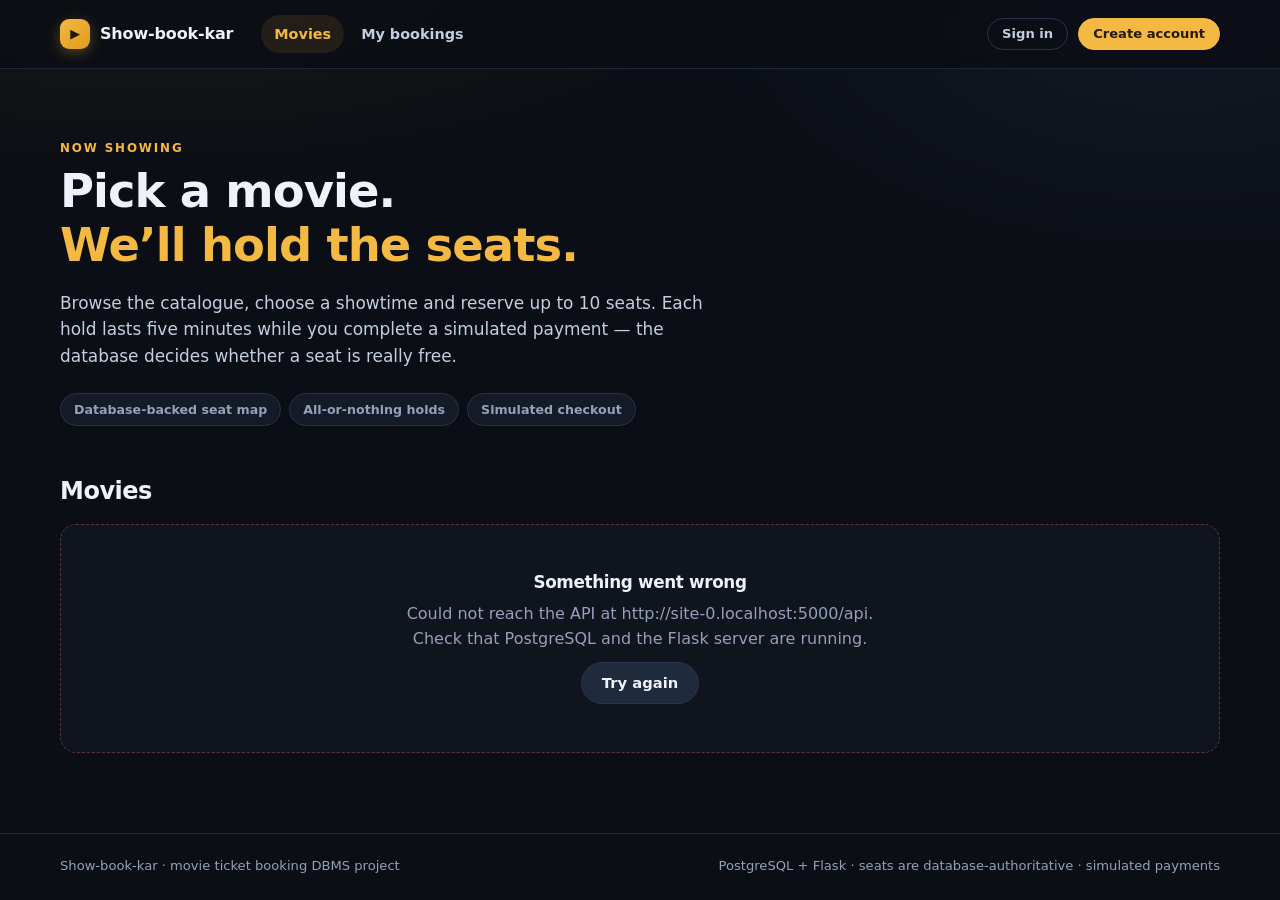
<file: frontend/index.html>
<!doctype html>
<html lang="en">
<head>
  <meta charset="utf-8" />
  <meta name="viewport" content="width=device-width, initial-scale=1" />
  <title>Movies · Show-book-kar</title>
  <meta name="description" content="Browse movies, choose a showtime and reserve seats." />
  <link rel="stylesheet" href="static/css/app.css" />
</head>
<body>
  <a class="skip-link" href="#main">Skip to content</a>
  <header id="app-header" class="site-header"></header>

  <main id="main" class="page">
    <section class="hero">
      <p class="eyebrow">Now showing</p>
      <h1>Pick a movie.<br /><span class="accent-text">We&rsquo;ll hold the seats.</span></h1>
      <p class="lede">
        Browse the catalogue, choose a showtime and reserve up to 10 seats. Each hold lasts
        five minutes while you complete a simulated payment &mdash; the database decides
        whether a seat is really free.
      </p>
      <div class="hero-points">
        <span class="hero-point">Database-backed seat map</span>
        <span class="hero-point">All-or-nothing holds</span>
        <span class="hero-point">Simulated checkout</span>
      </div>
    </section>

    <section class="section" aria-labelledby="movies-heading">
      <div class="section-head">
        <h2 id="movies-heading">Movies</h2>
        <span id="movie-count" class="muted small"></span>
      </div>
      <div id="movie-grid" class="movie-grid" aria-live="polite"></div>
    </section>
  </main>

  <footer id="app-footer"></footer>
  <div id="toasts" class="toast-stack" aria-live="polite"></div>

  <script type="module" src="static/js/pages/movies.js"></script>
</body>
</html>
</file>
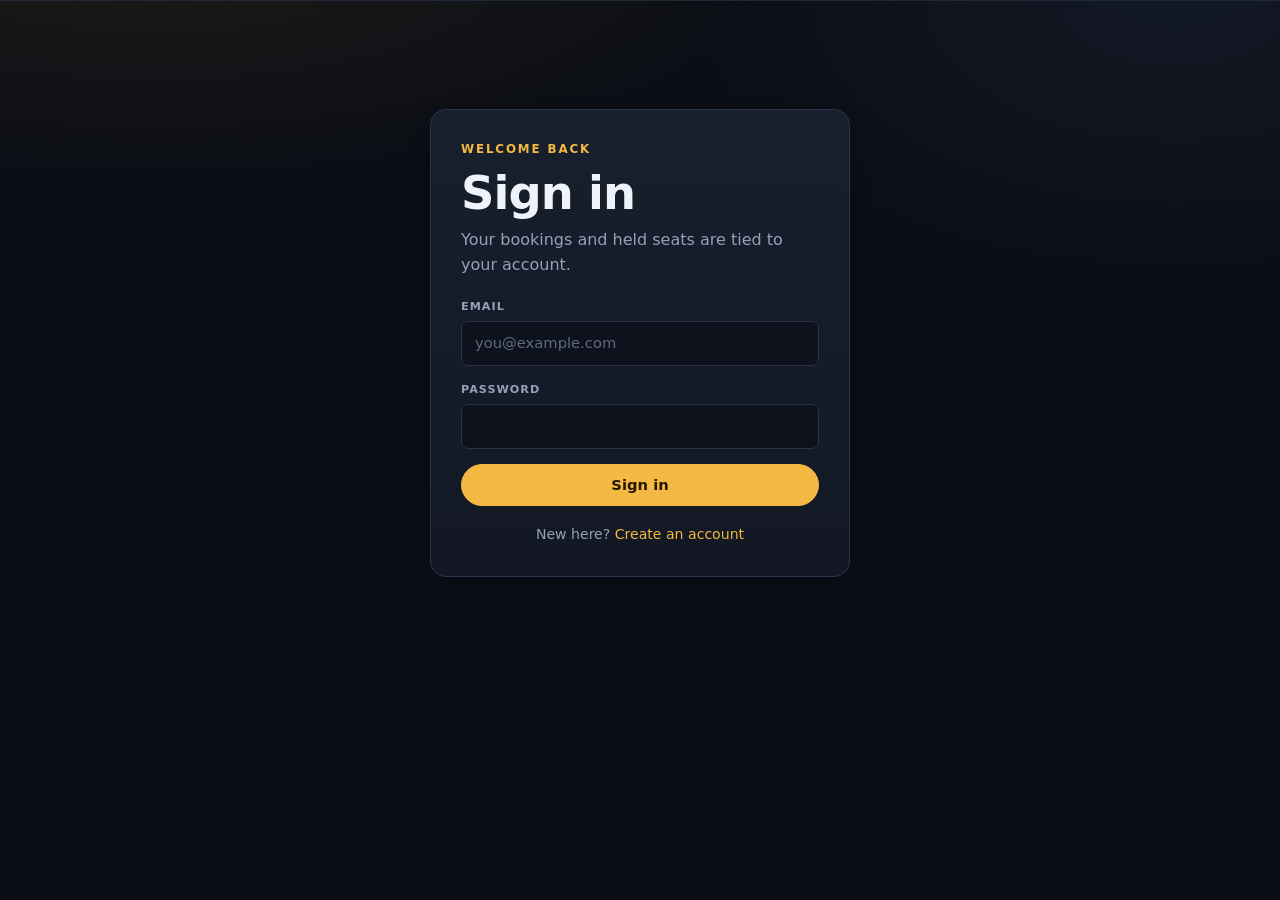
<file: frontend/admin/index.html>
<!doctype html>
<html lang="en">
<head>
  <meta charset="utf-8" />
  <meta name="viewport" content="width=device-width, initial-scale=1" />
  <title>Admin · Show-book-kar</title>
  <link rel="stylesheet" href="../static/css/app.css" />
</head>
<body>
  <a class="skip-link" href="#main">Skip to content</a>
  <header id="app-header" class="site-header"></header>

  <main id="main" class="page">
    <div class="section-head admin-head">
      <div>
        <p class="eyebrow">Admin</p>
        <h1>Operations</h1>
      </div>
      <span id="admin-user" class="muted small"></span>
    </div>

    <div id="admin-denied" class="state state--error" hidden></div>

    <div id="admin-app" hidden>
      <nav class="tabs" role="tablist" aria-label="Admin sections">
        <button class="tab" id="tab-overview-btn" type="button" role="tab" data-tab="overview" aria-selected="true">Overview</button>
        <button class="tab" id="tab-movies-btn" type="button" role="tab" data-tab="movies" aria-selected="false">Movies</button>
        <button class="tab" id="tab-theatres-btn" type="button" role="tab" data-tab="theatres" aria-selected="false">Theatres</button>
        <button class="tab" id="tab-screens-btn" type="button" role="tab" data-tab="screens" aria-selected="false">Screens &amp; seats</button>
        <button class="tab" id="tab-shows-btn" type="button" role="tab" data-tab="shows" aria-selected="false">Shows</button>
      </nav>

      <!-- Overview: reports -->
      <section id="tab-overview" class="tab-panel" role="tabpanel" aria-labelledby="tab-overview-btn">
        <form id="report-form" class="toolbar">
          <div class="field">
            <label for="report-from">From</label>
            <input id="report-from" type="date" />
          </div>
          <div class="field">
            <label for="report-to">To</label>
            <input id="report-to" type="date" />
          </div>
          <button class="btn btn--secondary" type="submit">Apply range</button>
          <button class="btn btn--ghost" id="report-reset" type="button">Reset</button>
        </form>

        <div id="report-alert" class="alert" role="alert" hidden></div>

        <div class="stat-grid">
          <div class="stat">
            <span class="stat-label">Gross successful payments</span>
            <strong id="stat-gross">—</strong>
            <span class="stat-note" id="stat-gross-note">All time</span>
          </div>
          <div class="stat">
            <span class="stat-label">Refunds</span>
            <strong id="stat-refunds">—</strong>
            <span class="stat-note" id="stat-refund-note">Requested + approved</span>
          </div>
          <div class="stat stat--accent">
            <span class="stat-label">Net cash flow</span>
            <strong id="stat-net">—</strong>
            <span class="stat-note">Gross minus refunds</span>
          </div>
        </div>

        <div class="split">
          <section class="card">
            <div class="section-head">
              <h2>Occupancy by show</h2>
              <span id="occupancy-count" class="muted small"></span>
            </div>
            <div id="occupancy-table" class="table-wrap"></div>
          </section>

          <section class="card">
            <div class="section-head">
              <h2>Top movies</h2>
              <span class="muted small">Confirmed bookings only</span>
            </div>
            <div id="topmovies-table" class="table-wrap"></div>
          </section>
        </div>
      </section>

      <!-- Movies -->
      <section id="tab-movies" class="tab-panel" role="tabpanel" aria-labelledby="tab-movies-btn" hidden>
        <section class="card">
          <div class="section-head">
            <h2 id="movie-form-title">Add a movie</h2>
            <button class="btn btn--ghost btn--sm" id="movie-cancel" type="button" hidden>Cancel edit</button>
          </div>
          <div id="movie-alert" class="alert" role="alert" hidden></div>
          <form id="movie-form" class="form-grid" novalidate>
            <div class="field">
              <label for="movie-title">Title</label>
              <input id="movie-title" name="title" type="text" maxlength="200" required />
            </div>
            <div class="field">
              <label for="movie-language">Language</label>
              <input id="movie-language" name="language" type="text" maxlength="40" value="English" />
            </div>
            <div class="field">
              <label for="movie-duration">Duration (minutes)</label>
              <input id="movie-duration" name="duration_minutes" type="number" min="1" step="1" required />
            </div>
            <div class="field field--actions">
              <button id="movie-submit" class="btn btn--primary" type="submit">Add movie</button>
            </div>
          </form>
        </section>

        <section class="card">
          <div class="section-head">
            <h2>Catalogue</h2>
            <span id="admin-movie-count" class="muted small"></span>
          </div>
          <div id="admin-movies-table" class="table-wrap"></div>
        </section>
      </section>

      <!-- Theatres -->
      <section id="tab-theatres" class="tab-panel" role="tabpanel" aria-labelledby="tab-theatres-btn" hidden>
        <section class="card">
          <div class="section-head"><h2>Add a theatre</h2></div>
          <div id="theatre-alert" class="alert" role="alert" hidden></div>
          <form id="theatre-form" class="form-grid" novalidate>
            <div class="field">
              <label for="theatre-name">Name</label>
              <input id="theatre-name" name="name" type="text" maxlength="200" required />
            </div>
            <div class="field">
              <label for="theatre-city">City</label>
              <input id="theatre-city" name="city" type="text" maxlength="80" required />
            </div>
            <div class="field field--actions">
              <button id="theatre-submit" class="btn btn--primary" type="submit">Add theatre</button>
            </div>
          </form>
        </section>

        <section class="card">
          <div class="section-head">
            <h2>Theatres</h2>
            <span id="admin-theatre-count" class="muted small"></span>
          </div>
          <div id="admin-theatres-table" class="table-wrap"></div>
        </section>
      </section>

      <!-- Screens and seats -->
      <section id="tab-screens" class="tab-panel" role="tabpanel" aria-labelledby="tab-screens-btn" hidden>
        <section class="card">
          <div class="section-head"><h2>Add a screen</h2></div>
          <div id="screen-alert" class="alert" role="alert" hidden></div>
          <form id="screen-form" class="form-grid" novalidate>
            <div class="field">
              <label for="screen-theatre">Theatre</label>
              <select id="screen-theatre" required></select>
            </div>
            <div class="field">
              <label for="screen-name">Screen name</label>
              <input id="screen-name" type="text" maxlength="80" placeholder="Screen 1" required />
            </div>
            <div class="field">
              <label for="screen-capacity">Capacity</label>
              <input id="screen-capacity" type="number" min="1" step="1" required />
            </div>
            <div class="field field--actions">
              <button id="screen-submit" class="btn btn--primary" type="submit">Add screen</button>
            </div>
          </form>
        </section>

        <section class="card">
          <div class="section-head">
            <h2>Screens</h2>
            <span id="admin-screen-count" class="muted small"></span>
          </div>
          <div id="admin-screens-table" class="table-wrap"></div>
        </section>

        <section class="card">
          <div class="section-head">
            <h2>Seat layout</h2>
            <span class="muted small">Add seats in bulk to an existing screen</span>
          </div>
          <div id="seats-alert" class="alert" role="alert" hidden></div>
          <div class="form-grid" style="margin-bottom:16px">
            <div class="field">
              <label for="seat-screen">Screen</label>
              <select id="seat-screen"></select>
            </div>
          </div>

          <div id="seat-rows" class="seat-builder"></div>
          <button class="btn btn--ghost btn--sm" id="seat-add-row" type="button" style="margin-top:12px">+ Add row</button>

          <div style="margin-top:18px">
            <button class="btn btn--primary" id="seat-submit" type="button">Create seats</button>
          </div>
          <p class="note" style="margin-top:10px">
            Seat numbers restart at 1 in each row. The screen's capacity caps the layout.
          </p>
        </section>
      </section>

      <!-- Shows -->
      <section id="tab-shows" class="tab-panel" role="tabpanel" aria-labelledby="tab-shows-btn" hidden>
        <section class="card">
          <div class="section-head"><h2>Schedule a show</h2></div>
          <div id="show-alert" class="alert" role="alert" hidden></div>
          <form id="show-form" class="form-grid" novalidate>
            <div class="field">
              <label for="show-movie">Movie</label>
              <select id="show-movie" required></select>
            </div>
            <div class="field">
              <label for="show-screen">Screen</label>
              <select id="show-screen" required></select>
            </div>
            <div class="field">
              <label for="show-start">Start (local time)</label>
              <input id="show-start" type="datetime-local" required />
            </div>
            <div class="field">
              <label for="show-end">End (local time)</label>
              <input id="show-end" type="datetime-local" required />
            </div>
            <div class="field">
              <label for="show-price">Base price</label>
              <input id="show-price" type="number" min="0" step="0.01" required />
            </div>
            <div class="field field--actions">
              <button id="show-submit" class="btn btn--primary" type="submit">Schedule show</button>
            </div>
          </form>
          <p class="note" style="margin-top:10px">
            Scheduling creates one seat row per seat on the screen. Overlaps on the same screen
            are rejected by the database.
          </p>
        </section>

        <section class="card">
          <div class="section-head">
            <h2>Shows</h2>
            <span id="admin-show-count" class="muted small"></span>
          </div>
          <form id="shows-filter" class="toolbar" style="margin-bottom:14px">
            <div class="field">
              <label for="shows-date">Filter by date</label>
              <input id="shows-date" type="date" />
            </div>
            <button class="btn btn--secondary" type="submit">Apply</button>
            <button class="btn btn--ghost" id="shows-clear" type="button">Clear</button>
          </form>
          <div id="admin-shows-table" class="table-wrap"></div>
        </section>
      </section>
    </div>
  </main>

  <footer id="app-footer"></footer>
  <div id="toasts" class="toast-stack" aria-live="polite"></div>

  <script type="module" src="../static/js/pages/admin.js"></script>
</body>
</html>
</file>
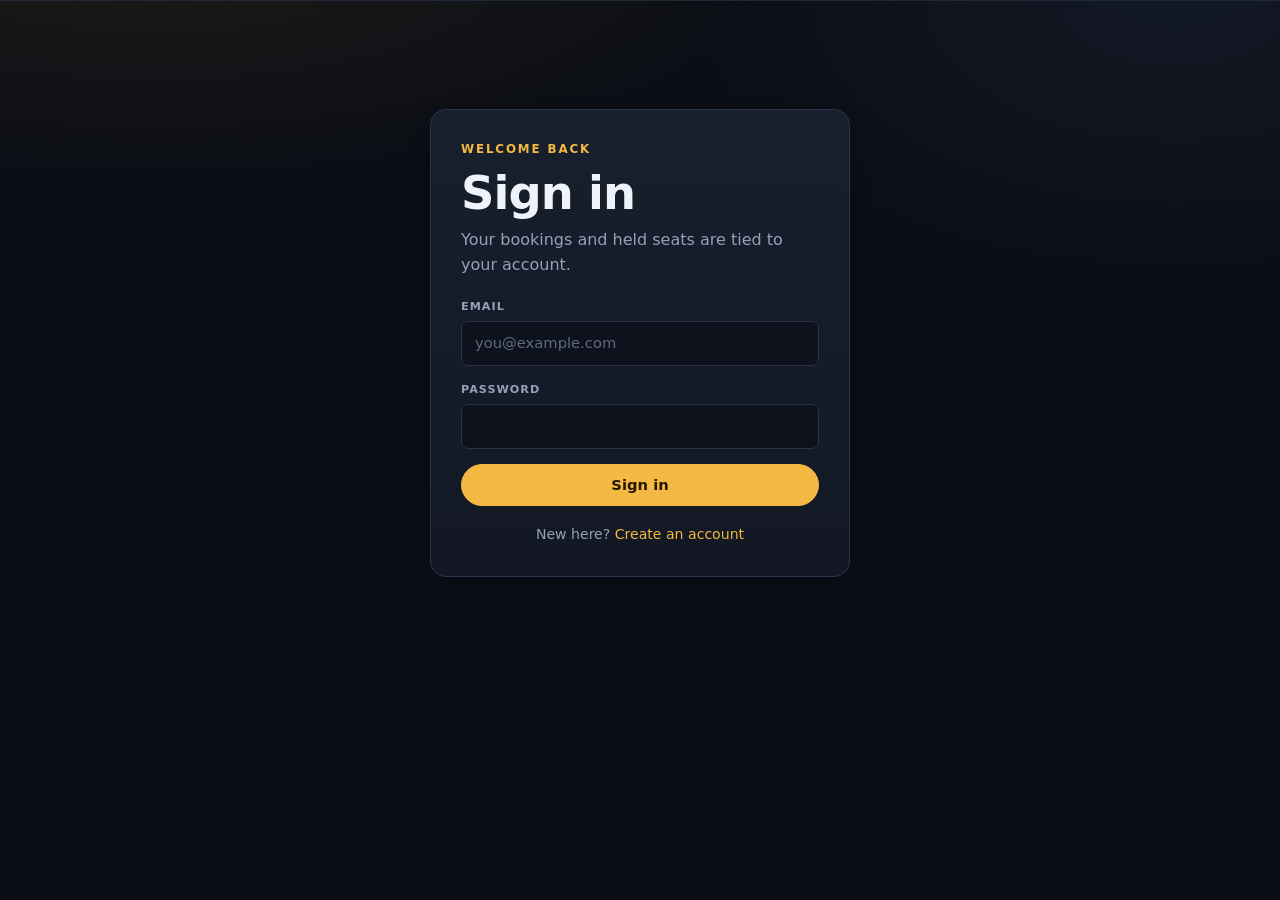
<file: frontend/bookings.html>
<!doctype html>
<html lang="en">
<head>
  <meta charset="utf-8" />
  <meta name="viewport" content="width=device-width, initial-scale=1" />
  <title>My bookings · Show-book-kar</title>
  <link rel="stylesheet" href="static/css/app.css" />
</head>
<body>
  <a class="skip-link" href="#main">Skip to content</a>
  <header id="app-header" class="site-header"></header>

  <main id="main" class="page">
    <div class="section-head">
      <div>
        <p class="eyebrow">Your account</p>
        <h1>My bookings</h1>
      </div>
      <span id="bookings-count" class="muted small"></span>
    </div>

    <div id="bookings-root" aria-live="polite">
      <div class="state"><p>Loading your bookings&hellip;</p></div>
    </div>
  </main>

  <footer id="app-footer"></footer>
  <div id="toasts" class="toast-stack" aria-live="polite"></div>

  <script type="module" src="static/js/pages/bookings.js"></script>
</body>
</html>
</file>
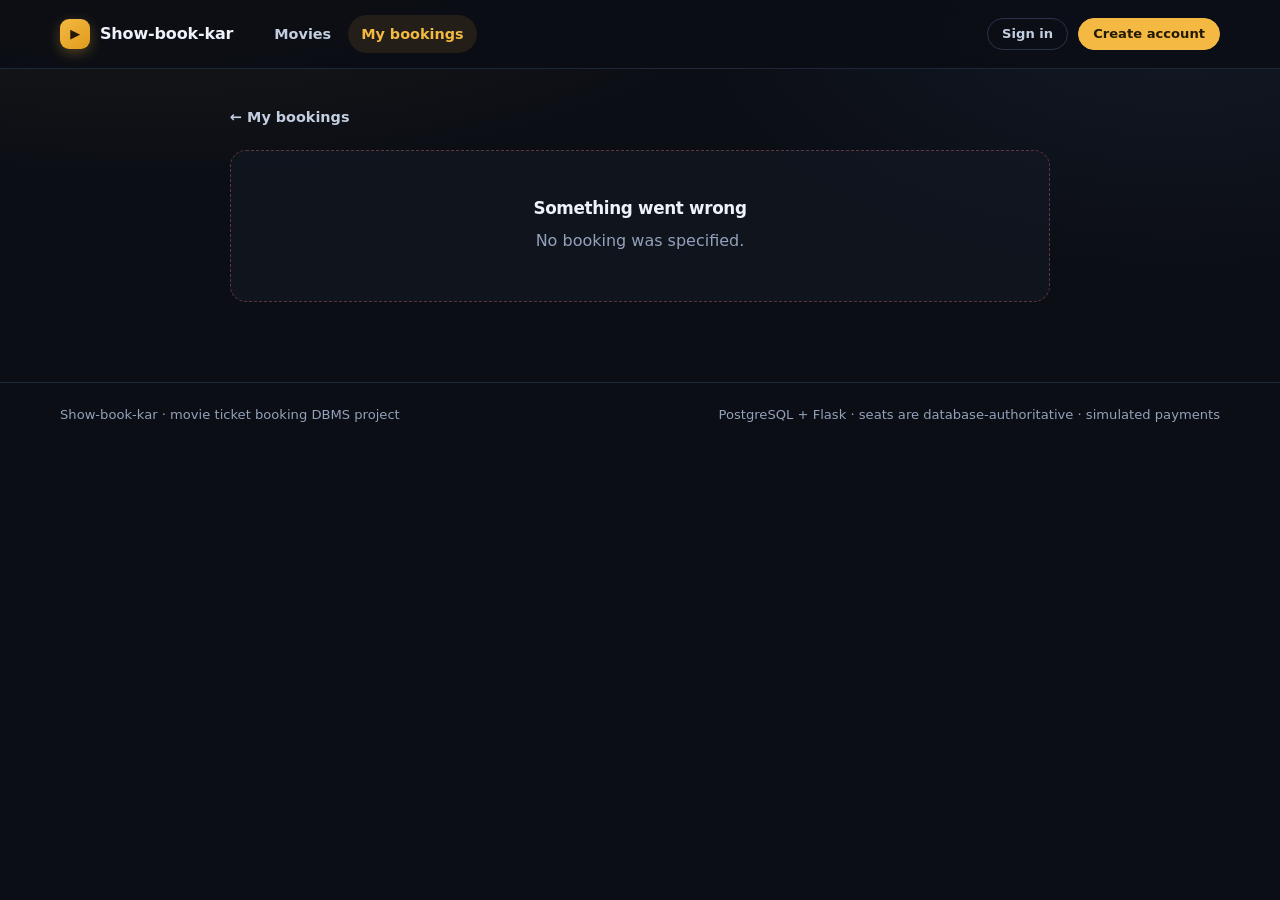
<file: frontend/checkout.html>
<!doctype html>
<html lang="en">
<head>
  <meta charset="utf-8" />
  <meta name="viewport" content="width=device-width, initial-scale=1" />
  <title>Checkout · Show-book-kar</title>
  <link rel="stylesheet" href="static/css/app.css" />
</head>
<body>
  <a class="skip-link" href="#main">Skip to content</a>
  <header id="app-header" class="site-header"></header>

  <main id="main" class="page page--narrow">
    <a class="back-link" href="bookings.html">&larr; My bookings</a>
    <div id="checkout-root" aria-live="polite">
      <div class="state"><p>Loading your booking&hellip;</p></div>
    </div>
  </main>

  <footer id="app-footer"></footer>
  <div id="toasts" class="toast-stack" aria-live="polite"></div>

  <script type="module" src="static/js/pages/checkout.js"></script>
</body>
</html>
</file>
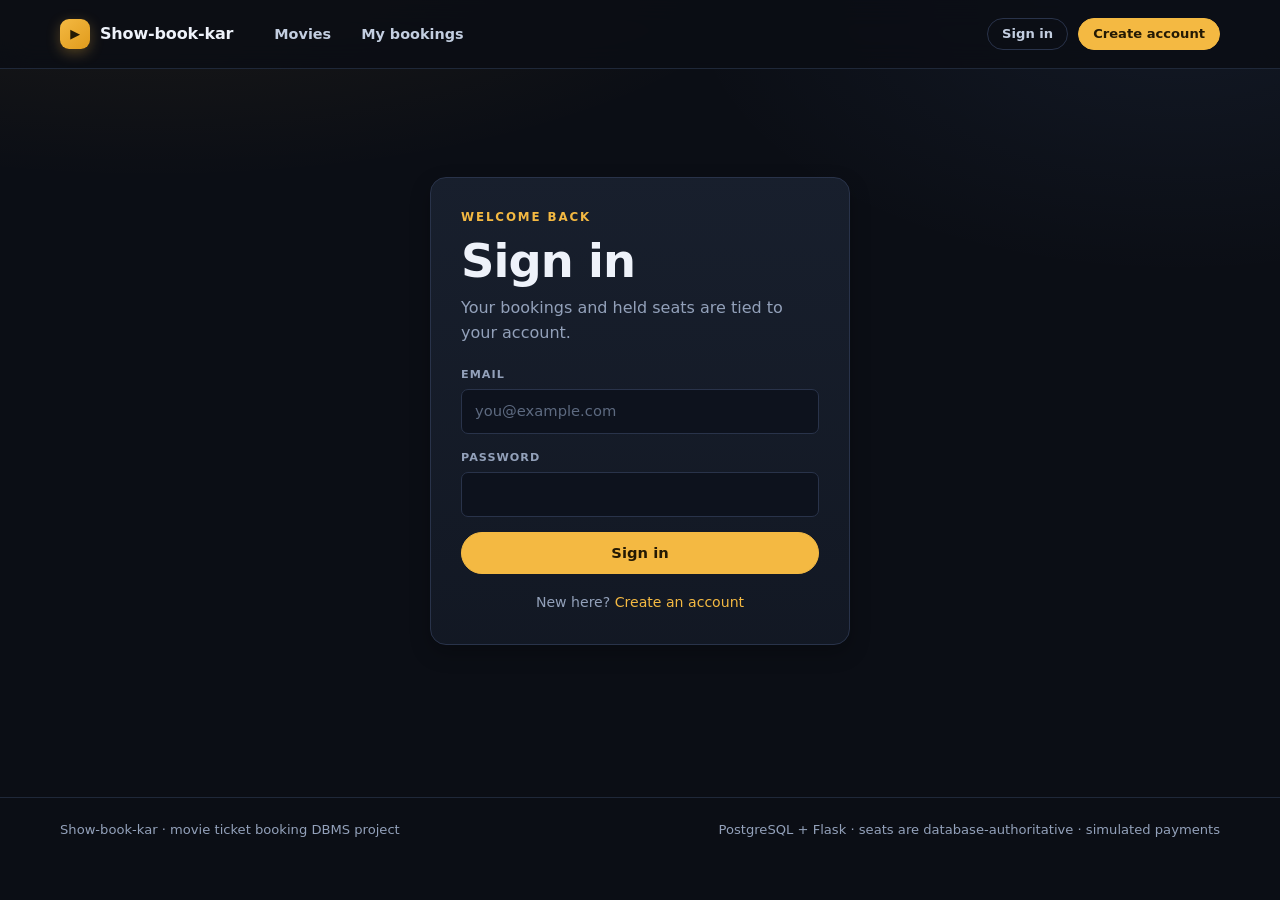
<file: frontend/login.html>
<!doctype html>
<html lang="en">
<head>
  <meta charset="utf-8" />
  <meta name="viewport" content="width=device-width, initial-scale=1" />
  <title>Sign in · Show-book-kar</title>
  <link rel="stylesheet" href="static/css/app.css" />
</head>
<body>
  <a class="skip-link" href="#main">Skip to content</a>
  <header id="app-header" class="site-header"></header>

  <main id="main" class="page">
    <div class="auth-wrap">
      <div class="card auth-card">
        <p class="eyebrow">Welcome back</p>
        <h1>Sign in</h1>
        <p class="muted">Your bookings and held seats are tied to your account.</p>

        <div id="auth-alert" class="alert" role="alert" hidden></div>

        <form id="auth-form" class="stack" novalidate>
          <div class="field">
            <label for="email">Email</label>
            <input id="email" name="email" type="email" autocomplete="email" placeholder="you@example.com" required />
          </div>
          <div class="field">
            <label for="password">Password</label>
            <input id="password" name="password" type="password" autocomplete="current-password" required />
          </div>
          <button id="auth-submit" class="btn btn--primary btn--block" type="submit">Sign in</button>
        </form>

        <p class="auth-alt">New here? <a href="register.html">Create an account</a></p>
      </div>
    </div>
  </main>

  <footer id="app-footer"></footer>
  <div id="toasts" class="toast-stack" aria-live="polite"></div>

  <script type="module" src="static/js/pages/login.js"></script>
</body>
</html>
</file>
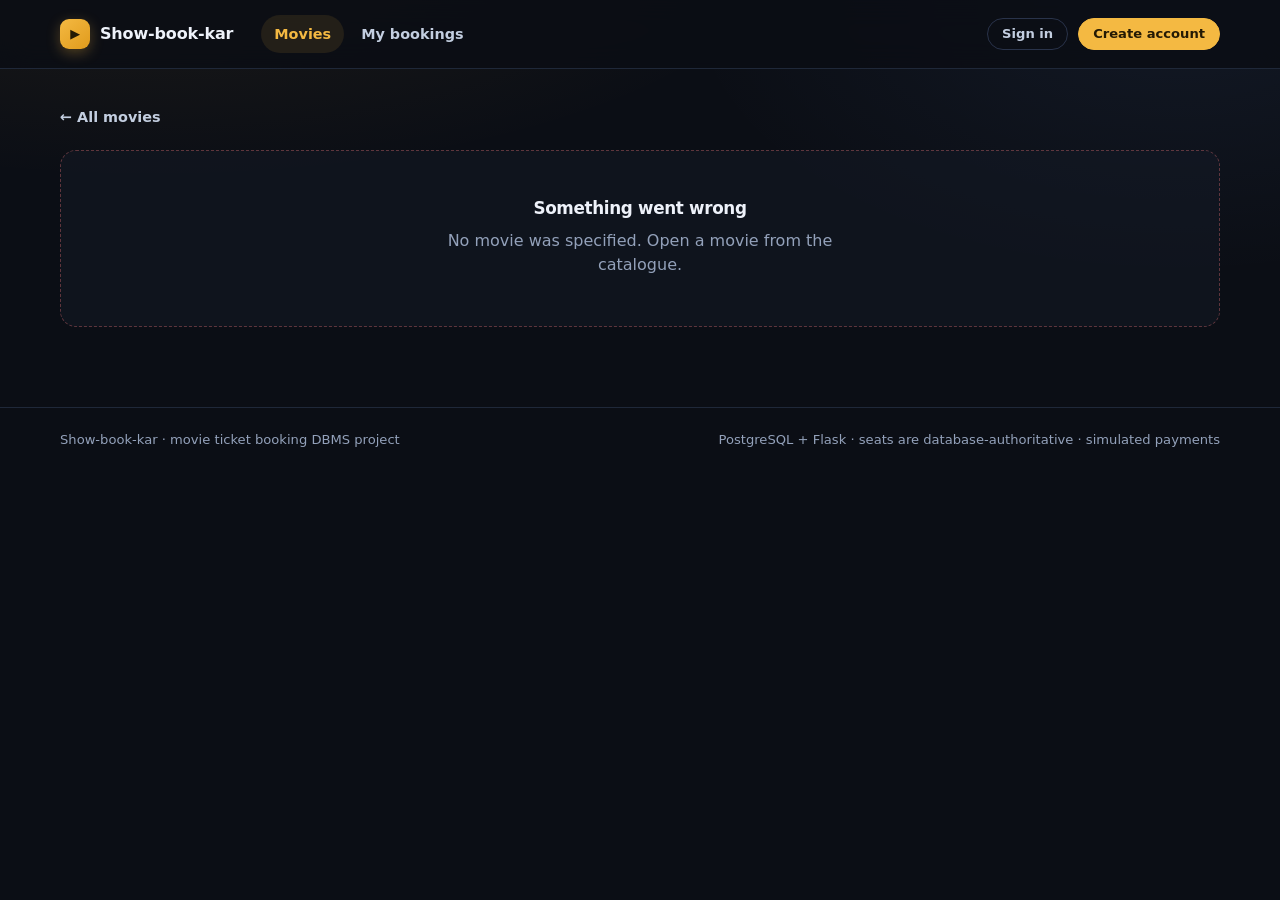
<file: frontend/movie.html>
<!doctype html>
<html lang="en">
<head>
  <meta charset="utf-8" />
  <meta name="viewport" content="width=device-width, initial-scale=1" />
  <title>Movie · Show-book-kar</title>
  <link rel="stylesheet" href="static/css/app.css" />
</head>
<body>
  <a class="skip-link" href="#main">Skip to content</a>
  <header id="app-header" class="site-header"></header>

  <main id="main" class="page">
    <a class="back-link" href="index.html">&larr; All movies</a>
    <div id="movie-root" aria-live="polite">
      <div class="state"><p>Loading movie&hellip;</p></div>
    </div>
  </main>

  <footer id="app-footer"></footer>
  <div id="toasts" class="toast-stack" aria-live="polite"></div>

  <script type="module" src="static/js/pages/movie.js"></script>
</body>
</html>
</file>
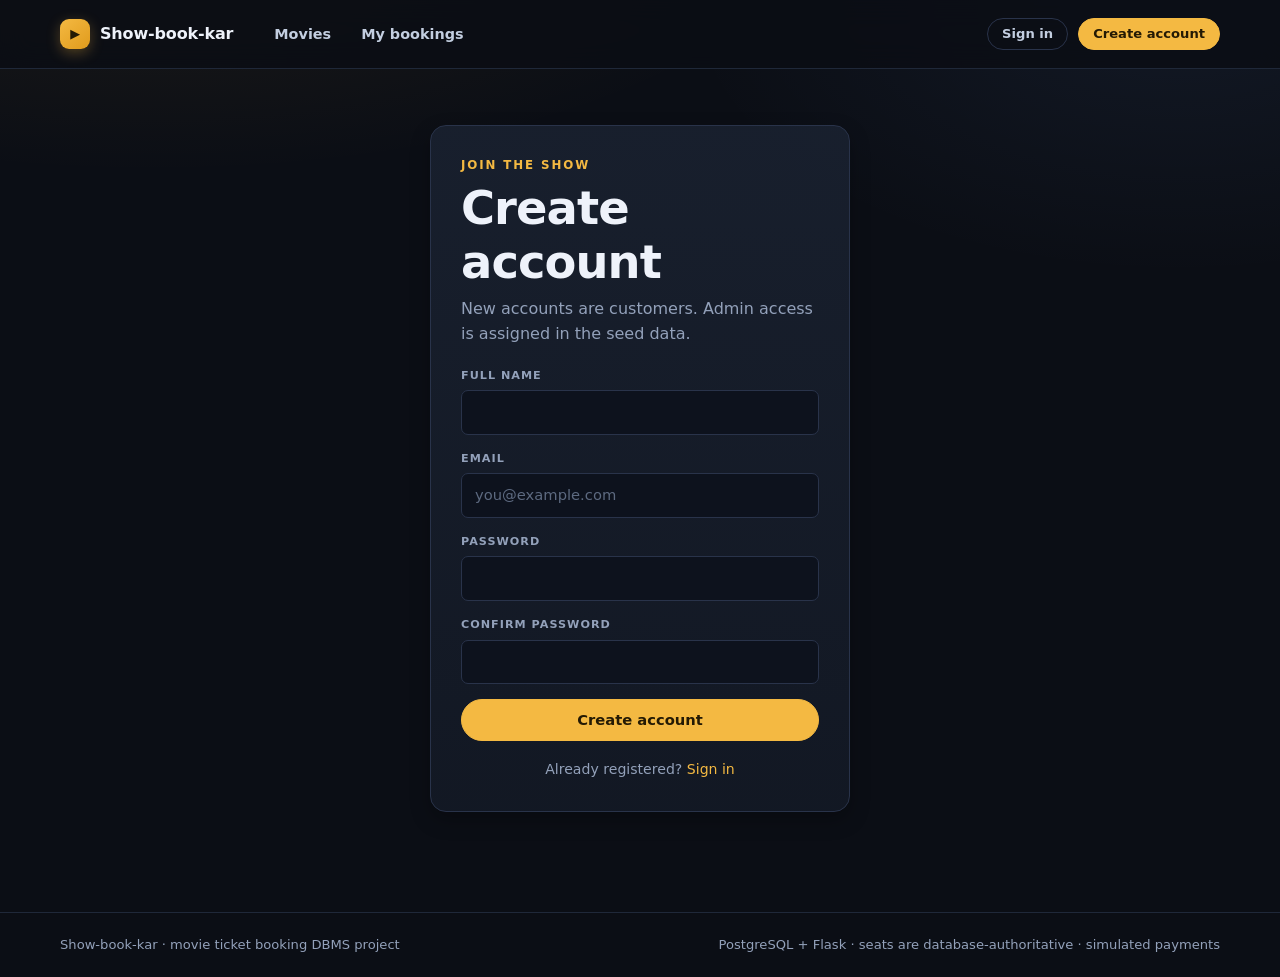
<file: frontend/register.html>
<!doctype html>
<html lang="en">
<head>
  <meta charset="utf-8" />
  <meta name="viewport" content="width=device-width, initial-scale=1" />
  <title>Create account · Show-book-kar</title>
  <link rel="stylesheet" href="static/css/app.css" />
</head>
<body>
  <a class="skip-link" href="#main">Skip to content</a>
  <header id="app-header" class="site-header"></header>

  <main id="main" class="page">
    <div class="auth-wrap">
      <div class="card auth-card">
        <p class="eyebrow">Join the show</p>
        <h1>Create account</h1>
        <p class="muted">New accounts are customers. Admin access is assigned in the seed data.</p>

        <div id="auth-alert" class="alert" role="alert" hidden></div>

        <form id="auth-form" class="stack" novalidate>
          <div class="field">
            <label for="name">Full name</label>
            <input id="name" name="name" type="text" autocomplete="name" maxlength="200" required />
          </div>
          <div class="field">
            <label for="email">Email</label>
            <input id="email" name="email" type="email" autocomplete="email" placeholder="you@example.com" required />
          </div>
          <div class="field">
            <label for="password">Password</label>
            <input id="password" name="password" type="password" autocomplete="new-password" minlength="8" required />
          </div>
          <div class="field">
            <label for="confirm">Confirm password</label>
            <input id="confirm" name="confirm" type="password" autocomplete="new-password" minlength="8" required />
          </div>
          <button id="auth-submit" class="btn btn--primary btn--block" type="submit">Create account</button>
        </form>

        <p class="auth-alt">Already registered? <a href="login.html">Sign in</a></p>
      </div>
    </div>
  </main>

  <footer id="app-footer"></footer>
  <div id="toasts" class="toast-stack" aria-live="polite"></div>

  <script type="module" src="static/js/pages/register.js"></script>
</body>
</html>
</file>
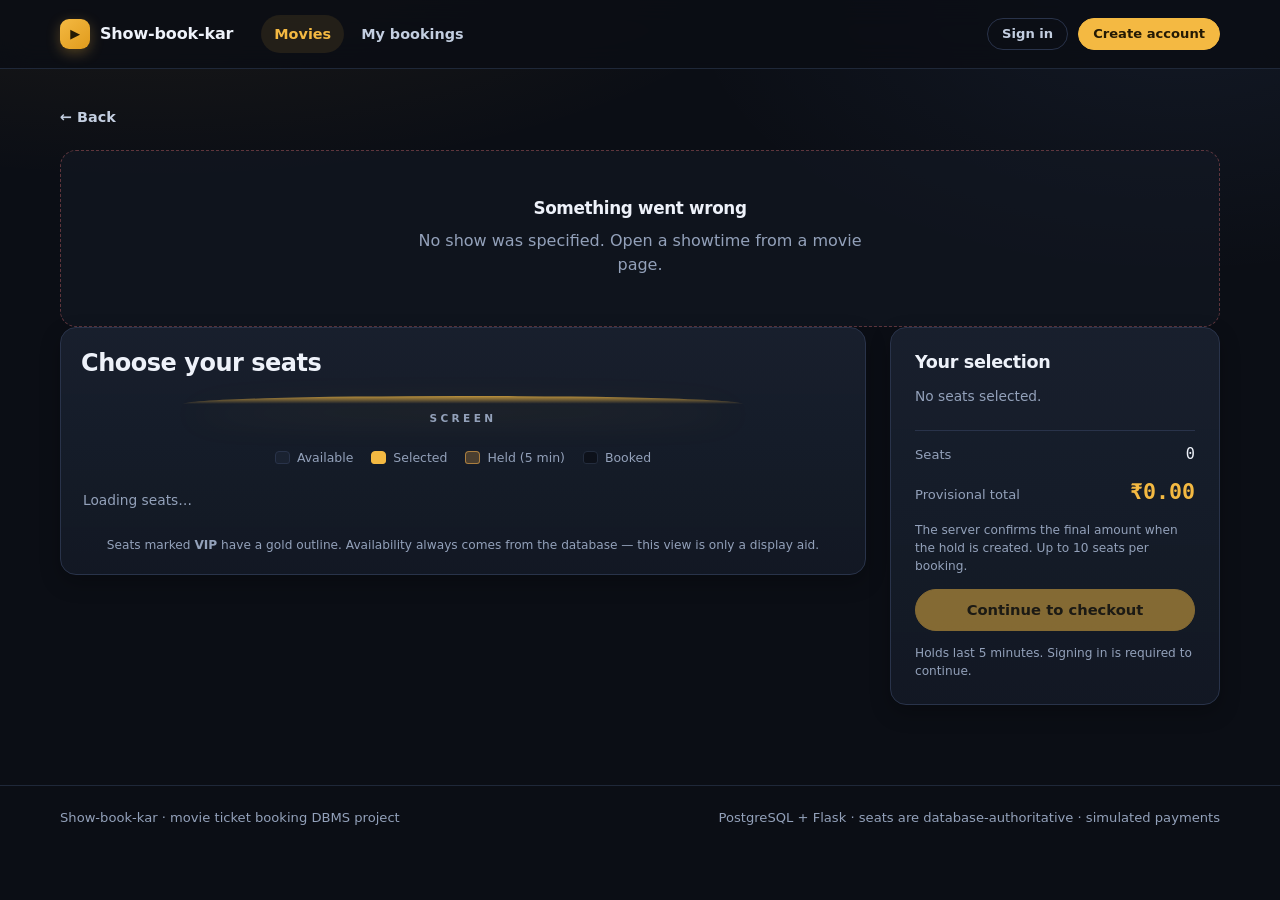
<file: frontend/seats.html>
<!doctype html>
<html lang="en">
<head>
  <meta charset="utf-8" />
  <meta name="viewport" content="width=device-width, initial-scale=1" />
  <title>Choose seats · Show-book-kar</title>
  <link rel="stylesheet" href="static/css/app.css" />
</head>
<body>
  <a class="skip-link" href="#main">Skip to content</a>
  <header id="app-header" class="site-header"></header>

  <main id="main" class="page">
    <a id="back-link" class="back-link" href="index.html">&larr; Back</a>

    <div id="show-root" aria-live="polite">
      <div class="state"><p>Loading show&hellip;</p></div>
    </div>

    <div id="seat-alert" class="alert" role="alert" hidden></div>

    <div class="seat-layout">
      <section class="card seat-panel" aria-labelledby="seatmap-heading">
        <div class="section-head">
          <h2 id="seatmap-heading">Choose your seats</h2>
          <span id="seat-counts" class="muted small"></span>
        </div>

        <div class="screen" aria-hidden="true">
          <div class="screen-bar"></div>
          <span>SCREEN</span>
        </div>

        <ul class="legend" aria-label="Seat legend">
          <li><span class="legend-swatch"></span> Available</li>
          <li><span class="legend-swatch legend-swatch--selected"></span> Selected</li>
          <li><span class="legend-swatch legend-swatch--held"></span> Held (5 min)</li>
          <li><span class="legend-swatch legend-swatch--booked"></span> Booked</li>
        </ul>

        <div class="seat-map-scroll">
          <div id="seat-map" class="seat-map" aria-live="polite">
            <p class="muted small">Loading seats&hellip;</p>
          </div>
        </div>
        <p class="note" style="text-align:center;margin-top:10px">
          Seats marked <strong>VIP</strong> have a gold outline. Availability always comes from the database &mdash;
          this view is only a display aid.
        </p>
      </section>

      <aside class="card summary" aria-labelledby="summary-heading">
        <h2 id="summary-heading">Your selection</h2>

        <div id="summary-seats" class="chips">
          <p class="muted small">No seats selected.</p>
        </div>

        <dl class="summary-totals">
          <div>
            <dt>Seats</dt>
            <dd id="summary-count">0</dd>
          </div>
          <div>
            <dt>Provisional total</dt>
            <dd id="summary-total">&#8377;0.00</dd>
          </div>
        </dl>

        <p class="note">
          The server confirms the final amount when the hold is created. Up to
          10 seats per booking.
        </p>

        <button id="hold-button" class="btn btn--primary btn--block" type="button" disabled>
          Continue to checkout
        </button>

        <p class="note">Holds last 5 minutes. Signing in is required to continue.</p>
      </aside>
    </div>
  </main>

  <footer id="app-footer"></footer>
  <div id="toasts" class="toast-stack" aria-live="polite"></div>

  <script type="module" src="static/js/pages/seats.js"></script>
</body>
</html>
</file>
<file: frontend/static/css/app.css>
/* ==========================================================================
   Show-book-kar - frontend styles
   No framework, no build step. One stylesheet for every page.
   ========================================================================== */

:root {
  color-scheme: dark;

  --bg: #0b0e15;
  --bg-soft: #0f1420;
  --surface: #141a26;
  --surface-2: #1a2231;
  --surface-3: #202a3d;
  --line: #29334a;
  --line-soft: #1f2839;

  --text: #eef2fa;
  --text-soft: #c3cee0;
  --muted: #93a1ba;

  --accent: #f4b942;
  --accent-strong: #ffcb63;
  --accent-ink: #241a04;
  --blue: #78a9ff;
  --green: #4ecb8d;
  --red: #f2777a;
  --amber: #e9a94a;

  --radius: 16px;
  --radius-sm: 10px;
  --radius-xs: 7px;

  --shadow: 0 18px 40px rgba(0, 0, 0, 0.35);
  --shadow-sm: 0 8px 20px rgba(0, 0, 0, 0.25);

  --font: "Segoe UI", system-ui, -apple-system, BlinkMacSystemFont, "Helvetica Neue", Arial, sans-serif;
  --mono: "Cascadia Mono", "Consolas", "SFMono-Regular", ui-monospace, monospace;

  --page: 1160px;
  --header-h: 68px;
}

*,
*::before,
*::after {
  box-sizing: border-box;
}

[hidden] {
  display: none !important;
}

html {
  -webkit-text-size-adjust: 100%;
}

body {
  margin: 0;
  min-height: 100vh;
  background:
    radial-gradient(1100px 420px at 12% -8%, rgba(244, 185, 66, 0.08), transparent 60%),
    radial-gradient(900px 500px at 92% 0%, rgba(120, 169, 255, 0.07), transparent 55%),
    var(--bg);
  color: var(--text);
  font-family: var(--font);
  font-size: 16px;
  line-height: 1.55;
  -webkit-font-smoothing: antialiased;
}

h1, h2, h3, h4 {
  margin: 0;
  line-height: 1.15;
  letter-spacing: -0.02em;
  font-weight: 700;
}

h1 { font-size: clamp(2rem, 4vw, 2.9rem); }
h2 { font-size: clamp(1.2rem, 2vw, 1.5rem); }
h3 { font-size: 1.05rem; }

p { margin: 0; }

a {
  color: var(--accent);
  text-decoration: none;
}

a:hover { color: var(--accent-strong); }

img { max-width: 100%; display: block; }

button, input, select, textarea {
  font: inherit;
  color: inherit;
}

:focus-visible {
  outline: 2px solid var(--accent);
  outline-offset: 2px;
}

.skip-link {
  position: absolute;
  left: 12px;
  top: -48px;
  z-index: 50;
  background: var(--accent);
  color: var(--accent-ink);
  padding: 10px 16px;
  border-radius: 0 0 10px 10px;
  font-weight: 700;
}

.skip-link:focus { top: 0; }

.page {
  width: min(var(--page), calc(100% - 48px));
  margin-inline: auto;
  padding: 36px 0 80px;
}

.page--narrow { width: min(820px, calc(100% - 48px)); }

.muted { color: var(--muted); }
.small { font-size: 0.86rem; }
.mono { font-family: var(--mono); }
.accent-text { color: var(--accent); }

.eyebrow {
  margin: 0 0 8px;
  font-size: 0.74rem;
  font-weight: 700;
  letter-spacing: 0.16em;
  text-transform: uppercase;
  color: var(--accent);
}

.back-link {
  display: inline-flex;
  align-items: center;
  gap: 6px;
  margin-bottom: 22px;
  font-size: 0.9rem;
  font-weight: 600;
  color: var(--text-soft);
}

.back-link:hover { color: var(--accent); }

/* --------------------------------------------------------------------------
   Buttons
   -------------------------------------------------------------------------- */

.btn {
  display: inline-flex;
  align-items: center;
  justify-content: center;
  gap: 8px;
  padding: 11px 20px;
  border: 1px solid transparent;
  border-radius: 999px;
  background: var(--surface-3);
  color: var(--text);
  font-size: 0.92rem;
  font-weight: 650;
  line-height: 1.2;
  cursor: pointer;
  transition: transform 0.12s ease, background 0.15s ease, border-color 0.15s ease, opacity 0.15s ease;
  text-decoration: none;
  white-space: nowrap;
}

.btn:hover { transform: translateY(-1px); }
.btn:active { transform: translateY(0); }

.btn:disabled {
  cursor: not-allowed;
  opacity: 0.5;
  transform: none;
}

.btn--primary {
  background: var(--accent);
  color: var(--accent-ink);
  border-color: var(--accent);
}

.btn--primary:hover:not(:disabled) { background: var(--accent-strong); }

.btn--secondary {
  background: var(--surface-3);
  border-color: var(--line);
  color: var(--text);
}

.btn--secondary:hover:not(:disabled) { border-color: var(--accent); color: var(--accent); }

.btn--ghost {
  background: transparent;
  border-color: var(--line);
  color: var(--text-soft);
}

.btn--ghost:hover:not(:disabled) { color: var(--text); border-color: var(--muted); }

.btn--danger {
  background: rgba(242, 119, 122, 0.12);
  border-color: rgba(242, 119, 122, 0.4);
  color: #ffb3b3;
}

.btn--danger:hover:not(:disabled) { background: rgba(242, 119, 122, 0.2); }

.btn--sm { padding: 7px 14px; font-size: 0.82rem; }
.btn--block { width: 100%; }

/* --------------------------------------------------------------------------
   Header and footer
   -------------------------------------------------------------------------- */

.site-header {
  position: sticky;
  top: 0;
  z-index: 30;
  background: rgba(11, 14, 21, 0.85);
  backdrop-filter: blur(14px);
  border-bottom: 1px solid var(--line-soft);
}

.header-inner {
  width: min(var(--page), calc(100% - 48px));
  margin-inline: auto;
  min-height: var(--header-h);
  display: flex;
  align-items: center;
  gap: 28px;
}

.brand {
  display: inline-flex;
  align-items: center;
  gap: 10px;
  font-weight: 800;
  font-size: 1rem;
  letter-spacing: -0.01em;
  color: var(--text);
}

.brand:hover { color: var(--text); }

.brand-mark {
  display: inline-grid;
  place-items: center;
  width: 30px;
  height: 30px;
  border-radius: 9px;
  background: linear-gradient(140deg, var(--accent), #e09b1c);
  color: var(--accent-ink);
  font-size: 0.8rem;
  box-shadow: 0 4px 14px rgba(244, 185, 66, 0.3);
}

.nav {
  display: flex;
  align-items: center;
  gap: 4px;
  margin-right: auto;
}

.nav-link {
  padding: 8px 13px;
  border-radius: 999px;
  color: var(--text-soft);
  font-size: 0.9rem;
  font-weight: 600;
}

.nav-link:hover { color: var(--text); background: var(--surface-2); }

.nav-link.is-active {
  color: var(--accent);
  background: rgba(244, 185, 66, 0.1);
}

.header-user {
  display: flex;
  align-items: center;
  gap: 10px;
}

.user-chip {
  display: inline-flex;
  align-items: center;
  gap: 8px;
  padding: 5px 12px 5px 5px;
  border: 1px solid var(--line);
  border-radius: 999px;
  font-size: 0.84rem;
  color: var(--text-soft);
  max-width: 240px;
}

.user-chip .avatar {
  display: grid;
  place-items: center;
  width: 26px;
  height: 26px;
  border-radius: 50%;
  background: var(--surface-3);
  color: var(--accent);
  font-size: 0.7rem;
  font-weight: 700;
  flex: none;
}

.role-tag {
  padding: 1px 7px;
  border-radius: 999px;
  background: rgba(244, 185, 66, 0.14);
  color: var(--accent);
  font-size: 0.66rem;
  font-weight: 700;
  letter-spacing: 0.06em;
  text-transform: uppercase;
}

.site-footer {
  border-top: 1px solid var(--line-soft);
  color: var(--muted);
  font-size: 0.82rem;
}

.footer-inner {
  width: min(var(--page), calc(100% - 48px));
  margin-inline: auto;
  padding: 22px 0;
  display: flex;
  flex-wrap: wrap;
  gap: 8px 24px;
  justify-content: space-between;
}

/* --------------------------------------------------------------------------
   Cards, sections, states
   -------------------------------------------------------------------------- */

.card {
  background: linear-gradient(180deg, rgba(26, 34, 49, 0.85), rgba(19, 25, 37, 0.9));
  border: 1px solid var(--line);
  border-radius: var(--radius);
  padding: 24px;
  box-shadow: var(--shadow-sm);
}

.section { margin-top: 44px; }

.section-head {
  display: flex;
  align-items: baseline;
  justify-content: space-between;
  gap: 16px;
  flex-wrap: wrap;
  margin-bottom: 18px;
}

.section-head h1,
.section-head h2 { margin: 0; }

.hero {
  padding: 34px 0 8px;
  max-width: 780px;
}

.hero h1 { margin-bottom: 18px; }

.lede {
  color: var(--text-soft);
  font-size: 1.06rem;
  max-width: 62ch;
}

.hero-points {
  display: flex;
  flex-wrap: wrap;
  gap: 8px;
  margin-top: 24px;
}

.hero-point {
  padding: 6px 13px;
  border: 1px solid var(--line);
  border-radius: 999px;
  background: var(--surface);
  color: var(--muted);
  font-size: 0.79rem;
  font-weight: 600;
}

.state {
  display: flex;
  flex-direction: column;
  align-items: center;
  justify-content: center;
  gap: 10px;
  padding: 48px 24px;
  border: 1px dashed var(--line);
  border-radius: var(--radius);
  background: rgba(20, 26, 38, 0.5);
  text-align: center;
  color: var(--muted);
}

.state h3 { color: var(--text); }
.state p { max-width: 46ch; }
.state--error { border-color: rgba(242, 119, 122, 0.35); }

/* Skeleton loading */

.skeleton {
  position: relative;
  overflow: hidden;
  background: var(--surface-2);
  border-radius: var(--radius-xs);
}

.skeleton::after {
  content: "";
  position: absolute;
  inset: 0;
  background: linear-gradient(90deg, transparent, rgba(255, 255, 255, 0.06), transparent);
  transform: translateX(-100%);
  animation: shimmer 1.3s infinite;
}

@keyframes shimmer {
  100% { transform: translateX(100%); }
}

.skeleton-card {
  border: 1px solid var(--line-soft);
  border-radius: var(--radius);
  overflow: hidden;
  background: var(--surface);
}

.skeleton-card .skeleton-poster { aspect-ratio: 2 / 3; }
.skeleton-card .skeleton-line { height: 12px; margin: 12px 16px; }
.skeleton-card .skeleton-line.short { width: 45%; }

/* --------------------------------------------------------------------------
   Movie grid
   -------------------------------------------------------------------------- */

.movie-grid {
  display: grid;
  grid-template-columns: repeat(auto-fill, minmax(208px, 1fr));
  gap: 22px;
}

.movie-grid > .state { grid-column: 1 / -1; }

.movie-card {
  display: flex;
  flex-direction: column;
  background: var(--surface);
  border: 1px solid var(--line);
  border-radius: var(--radius);
  overflow: hidden;
  color: var(--text);
  transition: transform 0.18s ease, border-color 0.18s ease, box-shadow 0.18s ease;
}

.movie-card:hover {
  transform: translateY(-4px);
  border-color: rgba(244, 185, 66, 0.5);
  box-shadow: var(--shadow);
  color: var(--text);
}

.movie-poster {
  position: relative;
  aspect-ratio: 2 / 3;
  background:
    radial-gradient(120% 80% at 20% 10%, var(--g1, #2b3a5c), transparent 70%),
    linear-gradient(160deg, var(--g2, #101625), #0c111c 85%);
  display: grid;
  place-items: center;
  overflow: hidden;
}

.movie-poster::before {
  content: "";
  position: absolute;
  inset: 0;
  background-image: repeating-linear-gradient(115deg, rgba(255, 255, 255, 0.035) 0 1px, transparent 1px 14px);
}

.movie-initials {
  position: relative;
  font-size: clamp(2.6rem, 6vw, 3.6rem);
  font-weight: 800;
  letter-spacing: -0.04em;
  color: rgba(255, 255, 255, 0.9);
  text-shadow: 0 10px 30px rgba(0, 0, 0, 0.45);
}

.movie-poster-badge {
  position: absolute;
  right: 10px;
  top: 10px;
  padding: 4px 9px;
  border-radius: 999px;
  background: rgba(8, 11, 18, 0.7);
  border: 1px solid rgba(255, 255, 255, 0.13);
  color: var(--text-soft);
  font-size: 0.7rem;
  font-weight: 650;
  backdrop-filter: blur(4px);
}

.movie-body {
  display: flex;
  flex-direction: column;
  gap: 4px;
  padding: 15px 16px 17px;
}

.movie-body h3 { font-size: 1rem; }

.movie-cta {
  margin-top: 8px;
  font-size: 0.82rem;
  font-weight: 650;
  color: var(--accent);
}

/* --------------------------------------------------------------------------
   Movie detail and showtimes
   -------------------------------------------------------------------------- */

.movie-hero {
  display: grid;
  grid-template-columns: 190px minmax(0, 1fr);
  gap: 28px;
  align-items: start;
  margin-bottom: 34px;
}

.movie-hero .movie-poster {
  border-radius: var(--radius);
  border: 1px solid var(--line);
  box-shadow: var(--shadow);
}

.movie-hero-body { padding-top: 6px; }
.movie-hero-body h1 { margin-bottom: 12px; }

.meta-row {
  display: flex;
  flex-wrap: wrap;
  gap: 8px;
  margin-bottom: 18px;
}

.meta-chip {
  padding: 5px 12px;
  border: 1px solid var(--line);
  border-radius: 999px;
  background: var(--surface);
  color: var(--muted);
  font-size: 0.8rem;
  font-weight: 600;
}

.filter-row {
  display: flex;
  flex-wrap: wrap;
  align-items: flex-end;
  gap: 12px;
  padding: 16px 18px;
  border: 1px solid var(--line);
  border-radius: var(--radius-sm);
  background: var(--surface);
}

.filter-row .field { min-width: 190px; margin: 0; }

.venue {
  padding: 22px 0;
  border-top: 1px solid var(--line-soft);
}

.venue:first-of-type { border-top: 0; padding-top: 0; }

.venue-head {
  display: flex;
  flex-wrap: wrap;
  align-items: baseline;
  gap: 10px;
  margin-bottom: 14px;
}

.venue-head h3 { font-size: 1.02rem; }
.venue-head .muted { font-size: 0.85rem; }

.show-grid {
  display: grid;
  grid-template-columns: repeat(auto-fill, minmax(168px, 1fr));
  gap: 10px;
}

.show-chip {
  display: flex;
  flex-direction: column;
  gap: 3px;
  padding: 12px 14px;
  border: 1px solid var(--line);
  border-radius: var(--radius-sm);
  background: var(--surface-2);
  color: var(--text);
  transition: border-color 0.15s ease, background 0.15s ease, transform 0.15s ease;
}

.show-chip:hover {
  border-color: var(--accent);
  background: var(--surface-3);
  transform: translateY(-2px);
  color: var(--text);
}

.show-chip strong { font-size: 0.98rem; }
.show-chip span { color: var(--muted); font-size: 0.78rem; }
.show-chip .price { color: var(--accent); font-weight: 650; }

/* --------------------------------------------------------------------------
   Seat map
   -------------------------------------------------------------------------- */

.show-banner {
  display: flex;
  flex-wrap: wrap;
  align-items: center;
  justify-content: space-between;
  gap: 18px;
  padding: 20px 24px;
  margin-bottom: 20px;
  border: 1px solid var(--line);
  border-radius: var(--radius);
  background: linear-gradient(120deg, rgba(244, 185, 66, 0.08), rgba(20, 26, 38, 0.9) 45%);
}

.show-banner h1 { font-size: clamp(1.35rem, 2.4vw, 1.8rem); margin-bottom: 6px; }
.show-banner .meta-row { margin: 0; }

.counts {
  display: flex;
  flex-wrap: wrap;
  gap: 8px;
}

.count-pill {
  display: inline-flex;
  align-items: baseline;
  gap: 6px;
  padding: 6px 12px;
  border: 1px solid var(--line);
  border-radius: 999px;
  background: var(--surface);
  font-size: 0.78rem;
  color: var(--muted);
}

.count-pill strong { color: var(--text); font-size: 0.9rem; }
.count-pill--available strong { color: var(--green); }
.count-pill--held strong { color: var(--amber); }
.count-pill--booked strong { color: var(--blue); }

.seat-layout {
  display: grid;
  grid-template-columns: minmax(0, 1fr) 330px;
  gap: 24px;
  align-items: start;
}

.seat-panel { padding: 22px 20px 20px; }

.screen {
  margin: 8px auto 22px;
  width: min(560px, 86%);
  text-align: center;
}

.screen-bar {
  height: 8px;
  border-radius: 50% 50% 0 0 / 100% 100% 0 0;
  background: linear-gradient(180deg, rgba(244, 185, 66, 0.75), rgba(244, 185, 66, 0));
  box-shadow: 0 12px 34px rgba(244, 185, 66, 0.16);
}

.screen span {
  display: block;
  margin-top: 6px;
  font-size: 0.66rem;
  font-weight: 700;
  letter-spacing: 0.32em;
  color: var(--muted);
}

.legend {
  display: flex;
  flex-wrap: wrap;
  justify-content: center;
  gap: 8px 18px;
  padding: 0;
  margin: 0 0 18px;
  list-style: none;
  color: var(--muted);
  font-size: 0.78rem;
}

.legend li {
  display: inline-flex;
  align-items: center;
  gap: 7px;
}

.legend-swatch {
  width: 15px;
  height: 13px;
  border-radius: 4px 4px 3px 3px;
  border: 1px solid var(--line);
  background: var(--surface-2);
}

.legend-swatch--selected { background: var(--accent); border-color: var(--accent); }
.legend-swatch--held { background: rgba(233, 169, 74, 0.25); border-color: rgba(233, 169, 74, 0.6); }
.legend-swatch--booked { background: #0d111a; border-color: #232c3d; }

.seat-map-scroll {
  overflow-x: auto;
  padding: 4px 2px 10px;
  scrollbar-color: var(--surface-3) transparent;
}

.seat-map {
  display: flex;
  flex-direction: column;
  gap: 7px;
  width: max-content;
  min-width: 100%;
  margin-inline: auto;
  padding-bottom: 6px;
}

.seat-row {
  display: flex;
  align-items: center;
  justify-content: center;
  gap: 6px;
}

.seat-row-label {
  width: 22px;
  flex: none;
  text-align: center;
  color: var(--muted);
  font-size: 0.72rem;
  font-weight: 700;
}

.seat {
  position: relative;
  width: 34px;
  height: 29px;
  flex: none;
  padding: 0;
  border: 1px solid #33415c;
  border-radius: 8px 8px 5px 5px;
  background: #1b2434;
  color: #a9b8d2;
  font-size: 0.6rem;
  font-weight: 650;
  cursor: pointer;
  transition: background 0.12s ease, border-color 0.12s ease, color 0.12s ease, transform 0.12s ease;
}

.seat::after {
  content: "";
  position: absolute;
  left: 4px;
  right: 4px;
  bottom: -3px;
  height: 2px;
  border-radius: 2px;
  background: #33415c;
}

.seat:hover:not(:disabled) {
  border-color: var(--accent);
  color: var(--text);
  transform: translateY(-1px);
}

.seat--available { background: #1d2739; }

.seat--vip {
  border-color: #8a6a24;
  background: #26221a;
}

.seat--selected {
  background: var(--accent);
  border-color: var(--accent);
  color: var(--accent-ink);
}

.seat--selected::after { background: var(--accent); }

.seat--held {
  background: repeating-linear-gradient(45deg, rgba(233, 169, 74, 0.22) 0 4px, rgba(233, 169, 74, 0.08) 4px 8px);
  border-color: rgba(233, 169, 74, 0.45);
  color: rgba(233, 169, 74, 0.85);
  cursor: not-allowed;
}

.seat--held::after { background: rgba(233, 169, 74, 0.35); }

.seat--booked {
  background: #0d111a;
  border-color: #222b3b;
  color: #445067;
  cursor: not-allowed;
}

.seat--booked::after { background: #222b3b; }

.summary {
  position: sticky;
  top: calc(var(--header-h) + 18px);
  display: flex;
  flex-direction: column;
  gap: 14px;
}

.summary h2 { font-size: 1.1rem; }

.chips {
  display: flex;
  flex-wrap: wrap;
  gap: 6px;
  min-height: 30px;
}

.chip {
  display: inline-flex;
  align-items: center;
  gap: 5px;
  padding: 3px 9px;
  border-radius: 7px;
  background: rgba(244, 185, 66, 0.14);
  border: 1px solid rgba(244, 185, 66, 0.35);
  color: var(--accent);
  font-family: var(--mono);
  font-size: 0.76rem;
  font-weight: 650;
}

.chip--muted {
  background: var(--surface-2);
  border-color: var(--line);
  color: var(--text-soft);
  font-family: var(--font);
  font-weight: 600;
}

.summary-totals {
  margin: 0;
  padding: 12px 0 0;
  border-top: 1px solid var(--line);
  display: flex;
  flex-direction: column;
  gap: 8px;
}

.summary-totals > div {
  display: flex;
  align-items: baseline;
  justify-content: space-between;
  gap: 12px;
}

.summary-totals dt { color: var(--muted); font-size: 0.82rem; }
.summary-totals dd { margin: 0; font-family: var(--mono); font-size: 0.95rem; }

.summary-totals > div:last-child dd {
  font-size: 1.35rem;
  font-weight: 700;
  color: var(--accent);
}

.note {
  color: var(--muted);
  font-size: 0.76rem;
  line-height: 1.45;
}

/* --------------------------------------------------------------------------
   Checkout and confirmation
   -------------------------------------------------------------------------- */

.checkout-layout {
  display: grid;
  grid-template-columns: minmax(0, 1fr) 380px;
  gap: 24px;
  align-items: start;
}

.summary-list {
  margin: 0;
  display: flex;
  flex-direction: column;
  gap: 0;
}

.summary-list > div {
  display: flex;
  flex-wrap: wrap;
  align-items: baseline;
  justify-content: space-between;
  gap: 6px 18px;
  padding: 12px 0;
  border-bottom: 1px solid var(--line-soft);
}

.summary-list > div:last-child { border-bottom: 0; }
.summary-list dt { color: var(--muted); font-size: 0.84rem; }
.summary-list dd { margin: 0; text-align: right; font-weight: 600; }

.summary-list .total dd {
  color: var(--accent);
  font-family: var(--mono);
  font-size: 1.25rem;
}

.pay-actions {
  display: flex;
  flex-direction: column;
  gap: 10px;
}

.countdown {
  display: flex;
  align-items: center;
  justify-content: space-between;
  gap: 12px;
  padding: 11px 14px;
  border: 1px solid rgba(233, 169, 74, 0.35);
  border-radius: var(--radius-sm);
  background: rgba(233, 169, 74, 0.08);
  font-size: 0.85rem;
}

.countdown strong {
  font-family: var(--mono);
  font-size: 1rem;
  color: var(--amber);
}

.countdown.is-urgent strong { color: var(--red); }

.ticket {
  position: relative;
  border: 1px solid rgba(78, 203, 141, 0.35);
  border-radius: var(--radius);
  background:
    radial-gradient(600px 160px at 50% 0%, rgba(78, 203, 141, 0.12), transparent 70%),
    var(--surface);
  padding: 30px;
  text-align: center;
  overflow: hidden;
}

.ticket::before,
.ticket::after {
  content: "";
  position: absolute;
  top: 62%;
  width: 22px;
  height: 22px;
  border-radius: 50%;
  background: var(--bg);
  border: 1px solid rgba(78, 203, 141, 0.35);
}

.ticket::before { left: -12px; }
.ticket::after { right: -12px; }

.ticket-icon {
  display: grid;
  place-items: center;
  width: 54px;
  height: 54px;
  margin: 0 auto 14px;
  border-radius: 50%;
  background: rgba(78, 203, 141, 0.14);
  border: 1px solid rgba(78, 203, 141, 0.4);
  color: var(--green);
  font-size: 1.5rem;
}

.ticket h1 { font-size: clamp(1.5rem, 3vw, 2rem); margin-bottom: 8px; }
.ticket .booking-ref {
  display: inline-block;
  margin: 12px 0 20px;
  padding: 7px 16px;
  border: 1px dashed var(--line);
  border-radius: 8px;
  font-family: var(--mono);
  font-size: 0.95rem;
  color: var(--text);
}

.ticket-details {
  max-width: 440px;
  margin: 0 auto;
  text-align: left;
}

.ticket-actions {
  display: flex;
  flex-wrap: wrap;
  gap: 10px;
  justify-content: center;
  margin-top: 24px;
}

/* --------------------------------------------------------------------------
   Booking history
   -------------------------------------------------------------------------- */

.booking-list {
  display: flex;
  flex-direction: column;
  gap: 16px;
}

.booking-card {
  border: 1px solid var(--line);
  border-radius: var(--radius);
  background: var(--surface);
  overflow: hidden;
}

.booking-head {
  display: flex;
  flex-wrap: wrap;
  align-items: center;
  justify-content: space-between;
  gap: 10px;
  padding: 16px 20px;
  border-bottom: 1px solid var(--line-soft);
  background: rgba(26, 34, 49, 0.55);
}

.booking-head h3 { font-size: 1.02rem; }

.booking-body {
  display: grid;
  grid-template-columns: minmax(0, 1fr) auto;
  gap: 18px;
  padding: 18px 20px;
  align-items: start;
}

.booking-meta {
  display: flex;
  flex-wrap: wrap;
  gap: 6px 20px;
  color: var(--muted);
  font-size: 0.85rem;
}

.booking-meta strong { color: var(--text-soft); font-weight: 600; }

.booking-seats { margin-top: 10px; }

.booking-amount {
  text-align: right;
  font-family: var(--mono);
  font-size: 1.15rem;
  color: var(--accent);
}

.booking-foot {
  display: flex;
  flex-wrap: wrap;
  align-items: center;
  justify-content: space-between;
  gap: 12px;
  padding: 14px 20px;
  border-top: 1px solid var(--line-soft);
}

.booking-actions {
  display: flex;
  flex-wrap: wrap;
  gap: 8px;
}

/* --------------------------------------------------------------------------
   Auth
   -------------------------------------------------------------------------- */

.auth-wrap {
  display: grid;
  place-items: center;
  min-height: calc(100vh - var(--header-h) - 220px);
  padding: 20px 0;
}

.auth-card {
  width: min(420px, 100%);
  padding: 30px;
}

.auth-card h1 { margin-bottom: 8px; }
.auth-card > .muted { margin-bottom: 20px; }

.auth-alt {
  margin-top: 18px;
  text-align: center;
  font-size: 0.88rem;
  color: var(--muted);
}

.stack {
  display: flex;
  flex-direction: column;
  gap: 15px;
}

/* --------------------------------------------------------------------------
   Forms and tables
   -------------------------------------------------------------------------- */

.field {
  display: flex;
  flex-direction: column;
  gap: 6px;
}

.field label {
  font-size: 0.7rem;
  font-weight: 700;
  letter-spacing: 0.09em;
  text-transform: uppercase;
  color: var(--muted);
}

.field input,
.field select,
.field textarea {
  width: 100%;
  padding: 10px 13px;
  border: 1px solid var(--line);
  border-radius: var(--radius-xs);
  background: #0d121d;
  color: var(--text);
  font-size: 0.92rem;
  transition: border-color 0.15s ease, background 0.15s ease;
}

.field input:hover,
.field select:hover { border-color: #3a4763; }

.field input:focus,
.field select:focus,
.field textarea:focus {
  border-color: var(--accent);
  background: #0b1019;
}

.field input::placeholder { color: #5d6a80; }

.field input[type="date"],
.field input[type="datetime-local"] {
  color-scheme: dark;
}

.form-grid {
  display: grid;
  grid-template-columns: repeat(auto-fit, minmax(180px, 1fr));
  gap: 15px;
  align-items: end;
}

.field--actions { justify-content: flex-end; }

.form-error {
  margin-top: 12px;
  padding: 10px 14px;
  border: 1px solid rgba(242, 119, 122, 0.4);
  border-radius: var(--radius-xs);
  background: rgba(242, 119, 122, 0.08);
  color: #ffc0c2;
  font-size: 0.85rem;
}

.toolbar {
  display: flex;
  flex-wrap: wrap;
  align-items: flex-end;
  gap: 12px;
  margin-bottom: 20px;
}

.toolbar .field { min-width: 160px; margin: 0; }

.table-wrap {
  overflow-x: auto;
  border: 1px solid var(--line);
  border-radius: var(--radius-sm);
}

table {
  width: 100%;
  border-collapse: collapse;
  font-size: 0.86rem;
  min-width: 560px;
}

thead th {
  padding: 10px 14px;
  text-align: left;
  font-size: 0.68rem;
  font-weight: 700;
  letter-spacing: 0.09em;
  text-transform: uppercase;
  color: var(--muted);
  background: rgba(26, 34, 49, 0.7);
  border-bottom: 1px solid var(--line);
  white-space: nowrap;
}

tbody td {
  padding: 11px 14px;
  border-bottom: 1px solid var(--line-soft);
  vertical-align: middle;
}

tbody tr:last-child td { border-bottom: 0; }

tbody tr:hover { background: rgba(32, 42, 61, 0.35); }

td.num,
th.num {
  text-align: right;
  font-family: var(--mono);
  white-space: nowrap;
}

.table-empty {
  padding: 26px 16px;
  text-align: center;
  color: var(--muted);
  font-size: 0.86rem;
}

/* --------------------------------------------------------------------------
   Admin
   -------------------------------------------------------------------------- */

.admin-head { align-items: flex-end; }

.tabs {
  display: flex;
  flex-wrap: wrap;
  gap: 6px;
  padding: 6px;
  margin-bottom: 22px;
  border: 1px solid var(--line);
  border-radius: 999px;
  background: var(--surface);
  width: fit-content;
  max-width: 100%;
}

.tab {
  padding: 8px 16px;
  border: 0;
  border-radius: 999px;
  background: transparent;
  color: var(--muted);
  font-size: 0.86rem;
  font-weight: 650;
  cursor: pointer;
}

.tab:hover { color: var(--text); background: var(--surface-2); }

.tab[aria-selected="true"] {
  background: var(--accent);
  color: var(--accent-ink);
}

.tab-panel {
  display: flex;
  flex-direction: column;
  gap: 20px;
}

.stat-grid {
  display: grid;
  grid-template-columns: repeat(auto-fit, minmax(210px, 1fr));
  gap: 14px;
  margin-bottom: 20px;
}

.stat {
  display: flex;
  flex-direction: column;
  gap: 4px;
  padding: 18px 20px;
  border: 1px solid var(--line);
  border-radius: var(--radius-sm);
  background: var(--surface);
}

.stat-label {
  font-size: 0.72rem;
  font-weight: 700;
  letter-spacing: 0.08em;
  text-transform: uppercase;
  color: var(--muted);
}

.stat strong {
  font-family: var(--mono);
  font-size: 1.5rem;
  font-weight: 700;
  letter-spacing: -0.02em;
}

.stat-note { color: var(--muted); font-size: 0.76rem; }

.stat--accent {
  border-color: rgba(244, 185, 66, 0.45);
  background: linear-gradient(150deg, rgba(244, 185, 66, 0.12), rgba(20, 26, 38, 0.9) 70%);
}

.stat--accent strong { color: var(--accent); }

.split {
  display: grid;
  grid-template-columns: minmax(0, 1.25fr) minmax(0, 1fr);
  gap: 20px;
  align-items: start;
}

.split > .card { min-width: 0; }

.seat-builder {
  display: flex;
  flex-direction: column;
  gap: 10px;
}

.seat-builder-row {
  display: grid;
  grid-template-columns: 80px 100px 130px auto;
  gap: 8px;
  align-items: end;
}

.seat-builder-row .field label { font-size: 0.62rem; }

.seat-builder .btn--ghost { justify-self: start; }

/* --------------------------------------------------------------------------
   Badges, alerts, toasts
   -------------------------------------------------------------------------- */

.badge {
  display: inline-flex;
  align-items: center;
  padding: 3px 9px;
  border-radius: 999px;
  border: 1px solid transparent;
  font-size: 0.68rem;
  font-weight: 750;
  letter-spacing: 0.07em;
  text-transform: uppercase;
  white-space: nowrap;
}

.badge--green { background: rgba(78, 203, 141, 0.13); border-color: rgba(78, 203, 141, 0.4); color: var(--green); }
.badge--amber { background: rgba(233, 169, 74, 0.13); border-color: rgba(233, 169, 74, 0.4); color: var(--amber); }
.badge--red { background: rgba(242, 119, 122, 0.12); border-color: rgba(242, 119, 122, 0.38); color: var(--red); }
.badge--blue { background: rgba(120, 169, 255, 0.12); border-color: rgba(120, 169, 255, 0.38); color: var(--blue); }
.badge--gray { background: rgba(147, 161, 186, 0.12); border-color: rgba(147, 161, 186, 0.32); color: var(--muted); }

.alert {
  display: flex;
  align-items: flex-start;
  gap: 10px;
  padding: 12px 16px;
  margin-bottom: 16px;
  border: 1px solid var(--line);
  border-radius: var(--radius-sm);
  background: var(--surface);
  font-size: 0.88rem;
  line-height: 1.45;
}

.alert--error {
  border-color: rgba(242, 119, 122, 0.45);
  background: rgba(242, 119, 122, 0.08);
  color: #ffc4c6;
}

.alert--success {
  border-color: rgba(78, 203, 141, 0.4);
  background: rgba(78, 203, 141, 0.08);
  color: #b6f3d3;
}

.alert--warning {
  border-color: rgba(233, 169, 74, 0.42);
  background: rgba(233, 169, 74, 0.08);
  color: #ffdda6;
}

.alert--info {
  border-color: rgba(120, 169, 255, 0.36);
  background: rgba(120, 169, 255, 0.07);
  color: #cfe0ff;
}

.toast-stack {
  position: fixed;
  right: 20px;
  bottom: 20px;
  z-index: 60;
  display: flex;
  flex-direction: column;
  gap: 8px;
  width: min(360px, calc(100vw - 40px));
  pointer-events: none;
}

.toast {
  padding: 12px 16px;
  border: 1px solid var(--line);
  border-radius: var(--radius-sm);
  background: #182031;
  box-shadow: var(--shadow);
  font-size: 0.87rem;
  color: var(--text);
  animation: toast-in 0.2s ease;
  pointer-events: auto;
}

.toast--success { border-color: rgba(78, 203, 141, 0.45); }
.toast--error { border-color: rgba(242, 119, 122, 0.5); }
.toast--warning { border-color: rgba(233, 169, 74, 0.5); }

@keyframes toast-in {
  from { opacity: 0; transform: translateY(8px); }
  to { opacity: 1; transform: translateY(0); }
}

/* --------------------------------------------------------------------------
   Responsive
   -------------------------------------------------------------------------- */

@media (max-width: 980px) {
  .seat-layout,
  .checkout-layout,
  .split {
    grid-template-columns: minmax(0, 1fr);
  }

  .summary {
    position: static;
    order: 2;
  }

  .movie-hero { grid-template-columns: 150px minmax(0, 1fr); gap: 20px; }
}

@media (max-width: 760px) {
  .page,
  .page--narrow {
    width: calc(100% - 32px);
    padding: 24px 0 56px;
  }

  .header-inner,
  .footer-inner { width: calc(100% - 32px); }

  .header-inner {
    flex-wrap: wrap;
    gap: 10px;
    padding: 10px 0;
  }

  .nav { order: 3; width: 100%; overflow-x: auto; padding-bottom: 2px; }
  .header-user { margin-left: auto; }
  .user-chip { max-width: 150px; overflow: hidden; }

  .movie-hero { grid-template-columns: minmax(0, 1fr); }
  .movie-hero .movie-poster { max-width: 150px; }

  .movie-grid { grid-template-columns: repeat(auto-fill, minmax(150px, 1fr)); gap: 14px; }
  .movie-body { padding: 12px 12px 14px; }

  .booking-body { grid-template-columns: minmax(0, 1fr); }
  .booking-amount { text-align: left; }

  .seat-builder-row { grid-template-columns: 70px 90px 1fr; }
  .seat-builder-row .btn { grid-column: 1 / -1; justify-self: start; }

  .card { padding: 18px; }

  .tabs { border-radius: var(--radius-sm); }
  .tab { border-radius: var(--radius-xs); }
}

@media (max-width: 480px) {
  .brand span:last-child { font-size: 0.92rem; }
  .seat { width: 30px; height: 27px; }
  .ticket { padding: 22px 18px; }
}

@media (prefers-reduced-motion: reduce) {
  *,
  *::before,
  *::after {
    animation-duration: 0.01ms !important;
    animation-iteration-count: 1 !important;
    transition-duration: 0.01ms !important;
  }
}
</file>
